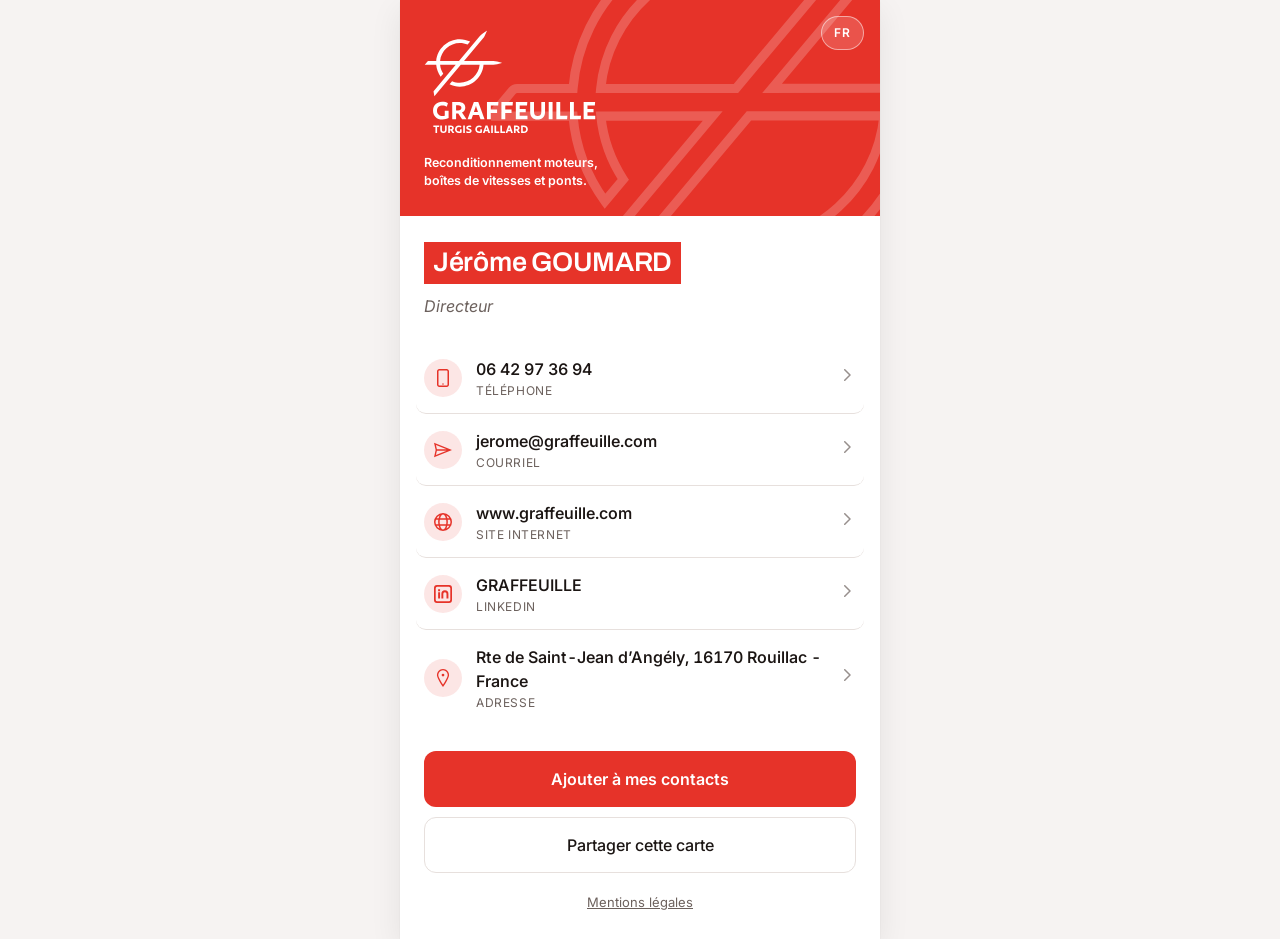
<file: index.html>
<!doctype html>
<html lang="fr">
<head>
<meta charset="utf-8">
<meta name="viewport" content="width=device-width, initial-scale=1, viewport-fit=cover">
<meta http-equiv="Content-Security-Policy" content="default-src 'none'; script-src 'self'; style-src 'self'; font-src 'self'; img-src 'self'; connect-src 'self'; base-uri 'none'; form-action 'none'; upgrade-insecure-requests">
<title>Carte de visite GRAFFEUILLE</title>
<meta name="description" content="Coordonnées professionnelles de l’équipe GRAFFEUILLE / Turgis Gaillard, reconditionnement de moteurs, boîtes de vitesses et ponts.">
<meta name="referrer" content="no-referrer">
<meta property="og:type" content="profile">
<meta property="og:site_name" content="GRAFFEUILLE">
<meta property="og:title" content="Carte de visite GRAFFEUILLE">
<meta property="og:description" content="Coordonnées professionnelles de l’équipe GRAFFEUILLE / Turgis Gaillard, reconditionnement de moteurs, boîtes de vitesses et ponts.">
<meta property="og:image" content="https://graffeuille.github.io/CDV/assets/img/partage.png">
<meta property="og:image:width" content="1200">
<meta property="og:image:height" content="630">
<meta property="og:locale" content="fr_FR">
<meta property="og:locale:alternate" content="en_GB">
<meta name="twitter:card" content="summary_large_image">
<meta name="theme-color" content="#e63329">
<meta name="robots" content="noindex">
<link rel="icon" href="assets/img/favicon.svg" type="image/svg+xml">
<link rel="stylesheet" href="assets/css/fonts.css">
<link rel="stylesheet" href="assets/css/carte.css">
</head>
<body>
<!-- Entrée de secours : affiche le dossier écrit après le #. -->
<script src="assets/js/i18n.js"></script>
<script src="assets/js/icons.js"></script>
<script src="assets/js/logo.js"></script>
<script src="assets/js/contact.js"></script>
<script src="assets/js/carte.js"></script>
</body>
</html>
</file>
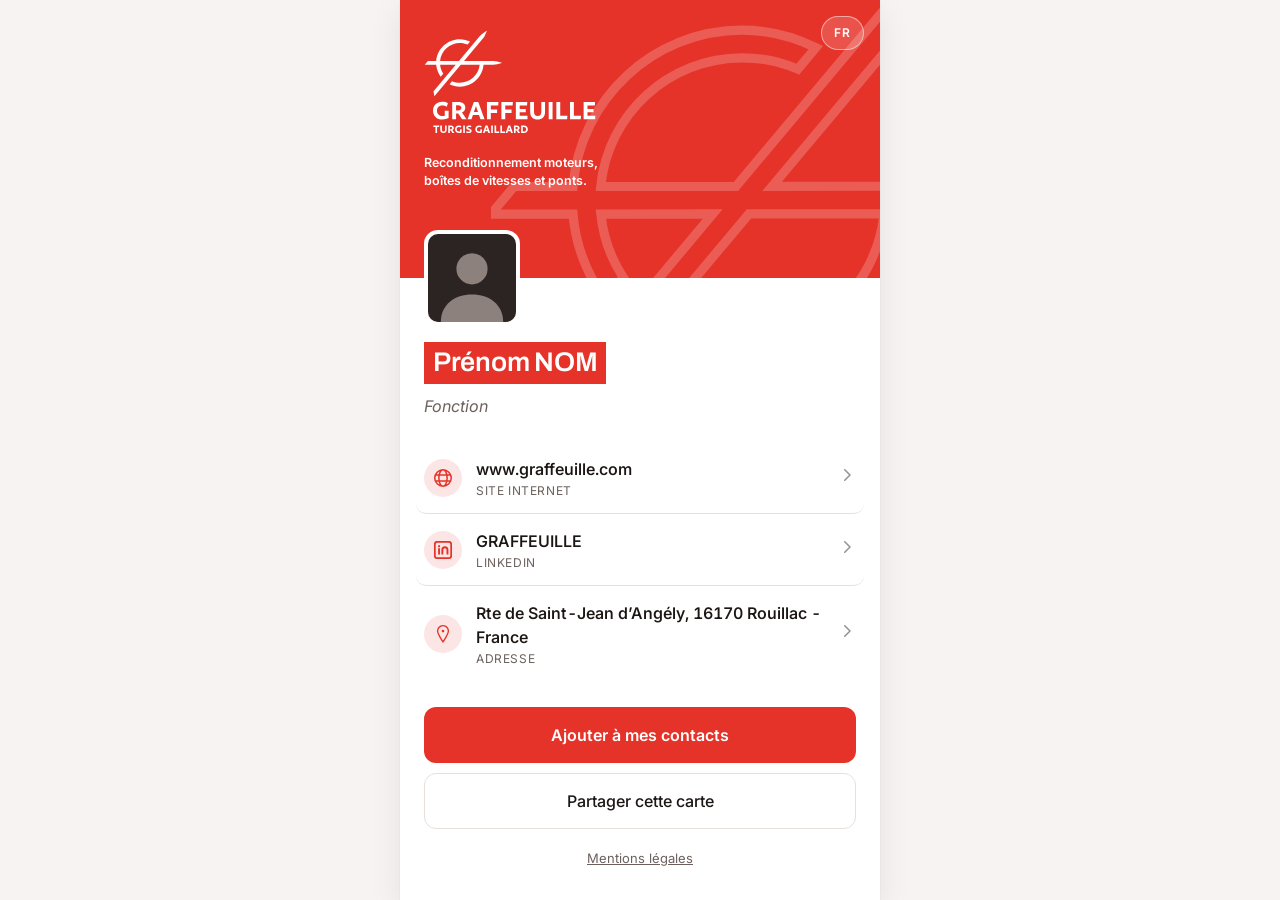
<file: equipe/_modele/index.html>
<!doctype html>
<html lang="fr">
<head>
<meta charset="utf-8">
<meta name="viewport" content="width=device-width, initial-scale=1, viewport-fit=cover">
<meta http-equiv="Content-Security-Policy" content="default-src 'none'; script-src 'self'; style-src 'self'; font-src 'self'; img-src 'self'; connect-src 'self'; base-uri 'none'; form-action 'none'; upgrade-insecure-requests">
<title>Carte de visite GRAFFEUILLE</title>
<meta name="description" content="Coordonnées professionnelles de l’équipe GRAFFEUILLE / Turgis Gaillard, reconditionnement de moteurs, boîtes de vitesses et ponts.">
<meta name="referrer" content="no-referrer">
<meta property="og:type" content="profile">
<meta property="og:site_name" content="GRAFFEUILLE">
<meta property="og:title" content="Carte de visite GRAFFEUILLE">
<meta property="og:description" content="Coordonnées professionnelles de l’équipe GRAFFEUILLE / Turgis Gaillard, reconditionnement de moteurs, boîtes de vitesses et ponts.">
<meta property="og:image" content="https://graffeuille.github.io/CDV/assets/img/partage.png">
<meta property="og:image:width" content="1200">
<meta property="og:image:height" content="630">
<meta property="og:locale" content="fr_FR">
<meta property="og:locale:alternate" content="en_GB">
<meta name="twitter:card" content="summary_large_image">
<meta name="theme-color" content="#e63329">
<meta name="robots" content="noindex">
<link rel="icon" href="../../assets/img/favicon.svg" type="image/svg+xml">
<link rel="stylesheet" href="../../assets/css/fonts.css">
<link rel="stylesheet" href="../../assets/css/carte.css">
</head>
<body data-carte="carte.json">
<!-- Identique dans tous les dossiers. Pour ajouter quelqu'un, dupliquer
     _modele, le renommer, et remplacer carte.json. -->
<script src="../../assets/js/i18n.js"></script>
<script src="../../assets/js/icons.js"></script>
<script src="../../assets/js/logo.js"></script>
<script src="../../assets/js/contact.js"></script>
<script src="../../assets/js/carte.js"></script>
</body>
</html>
</file>
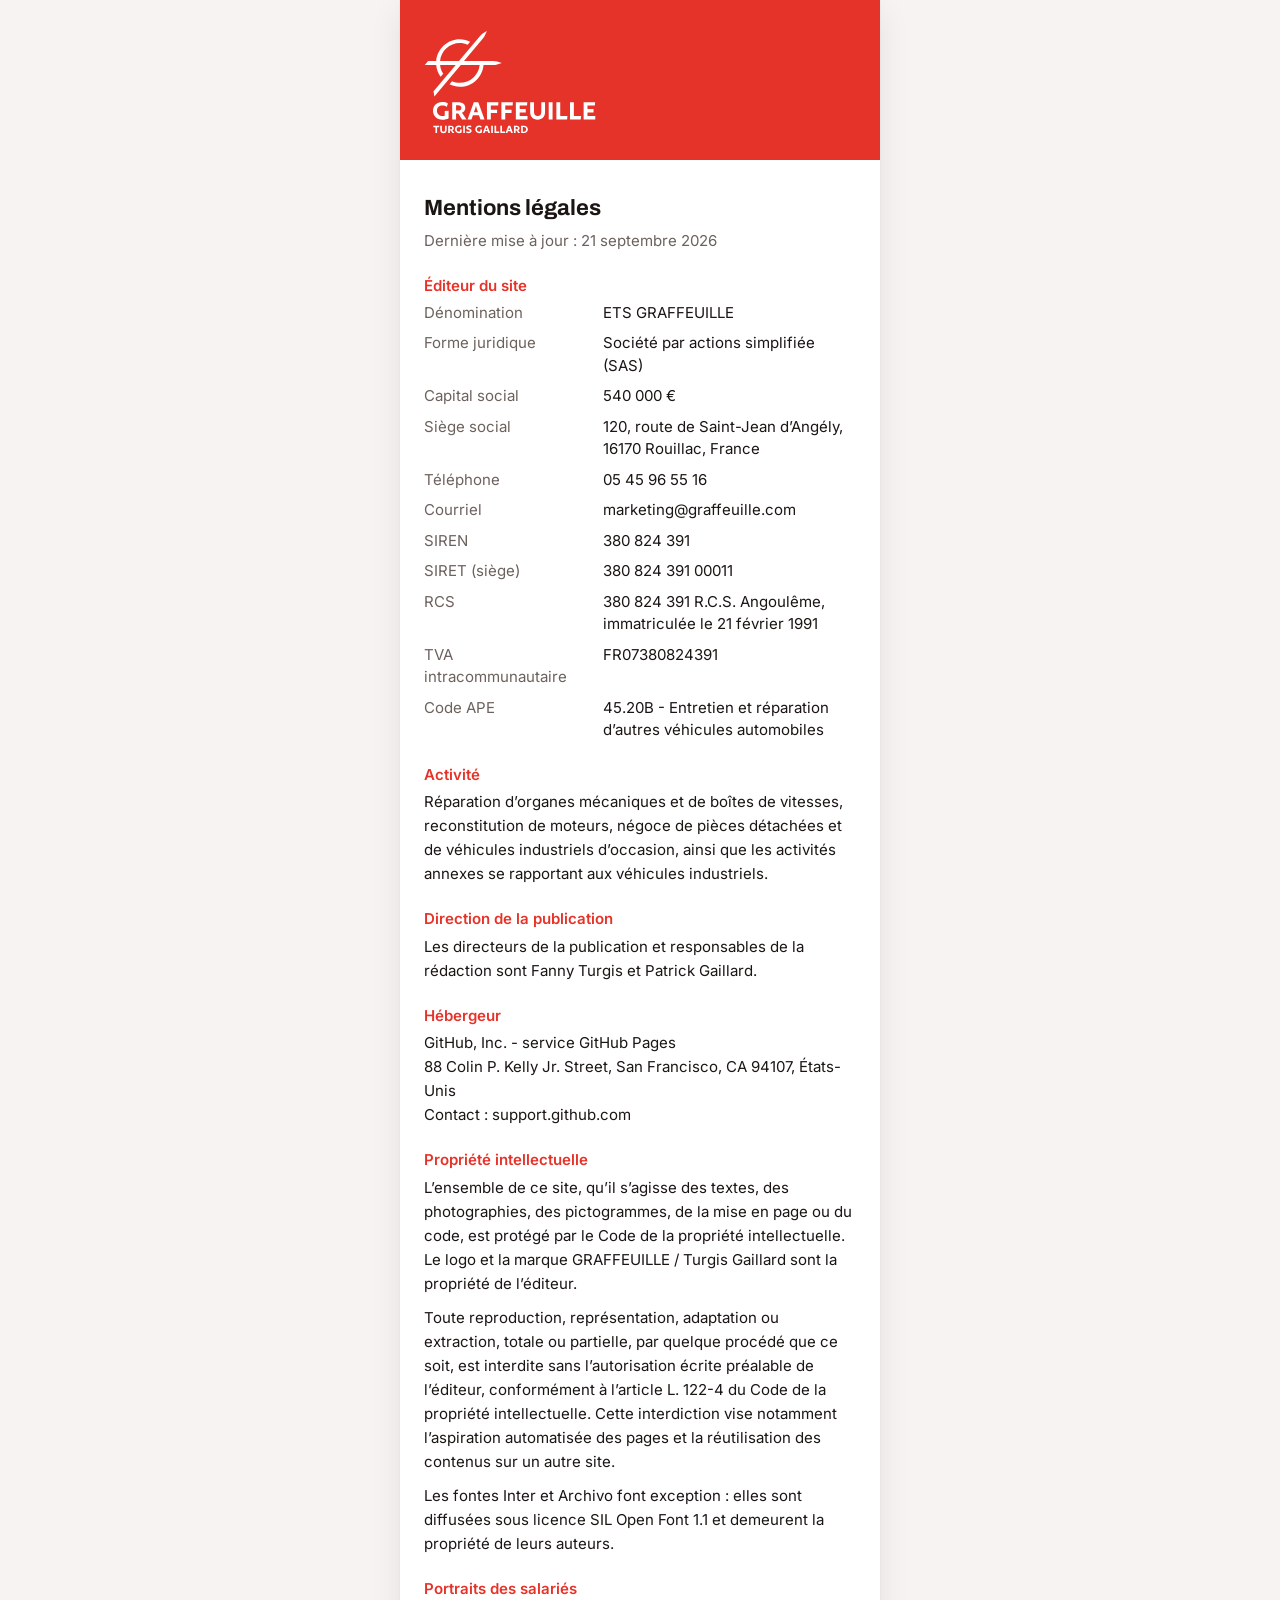
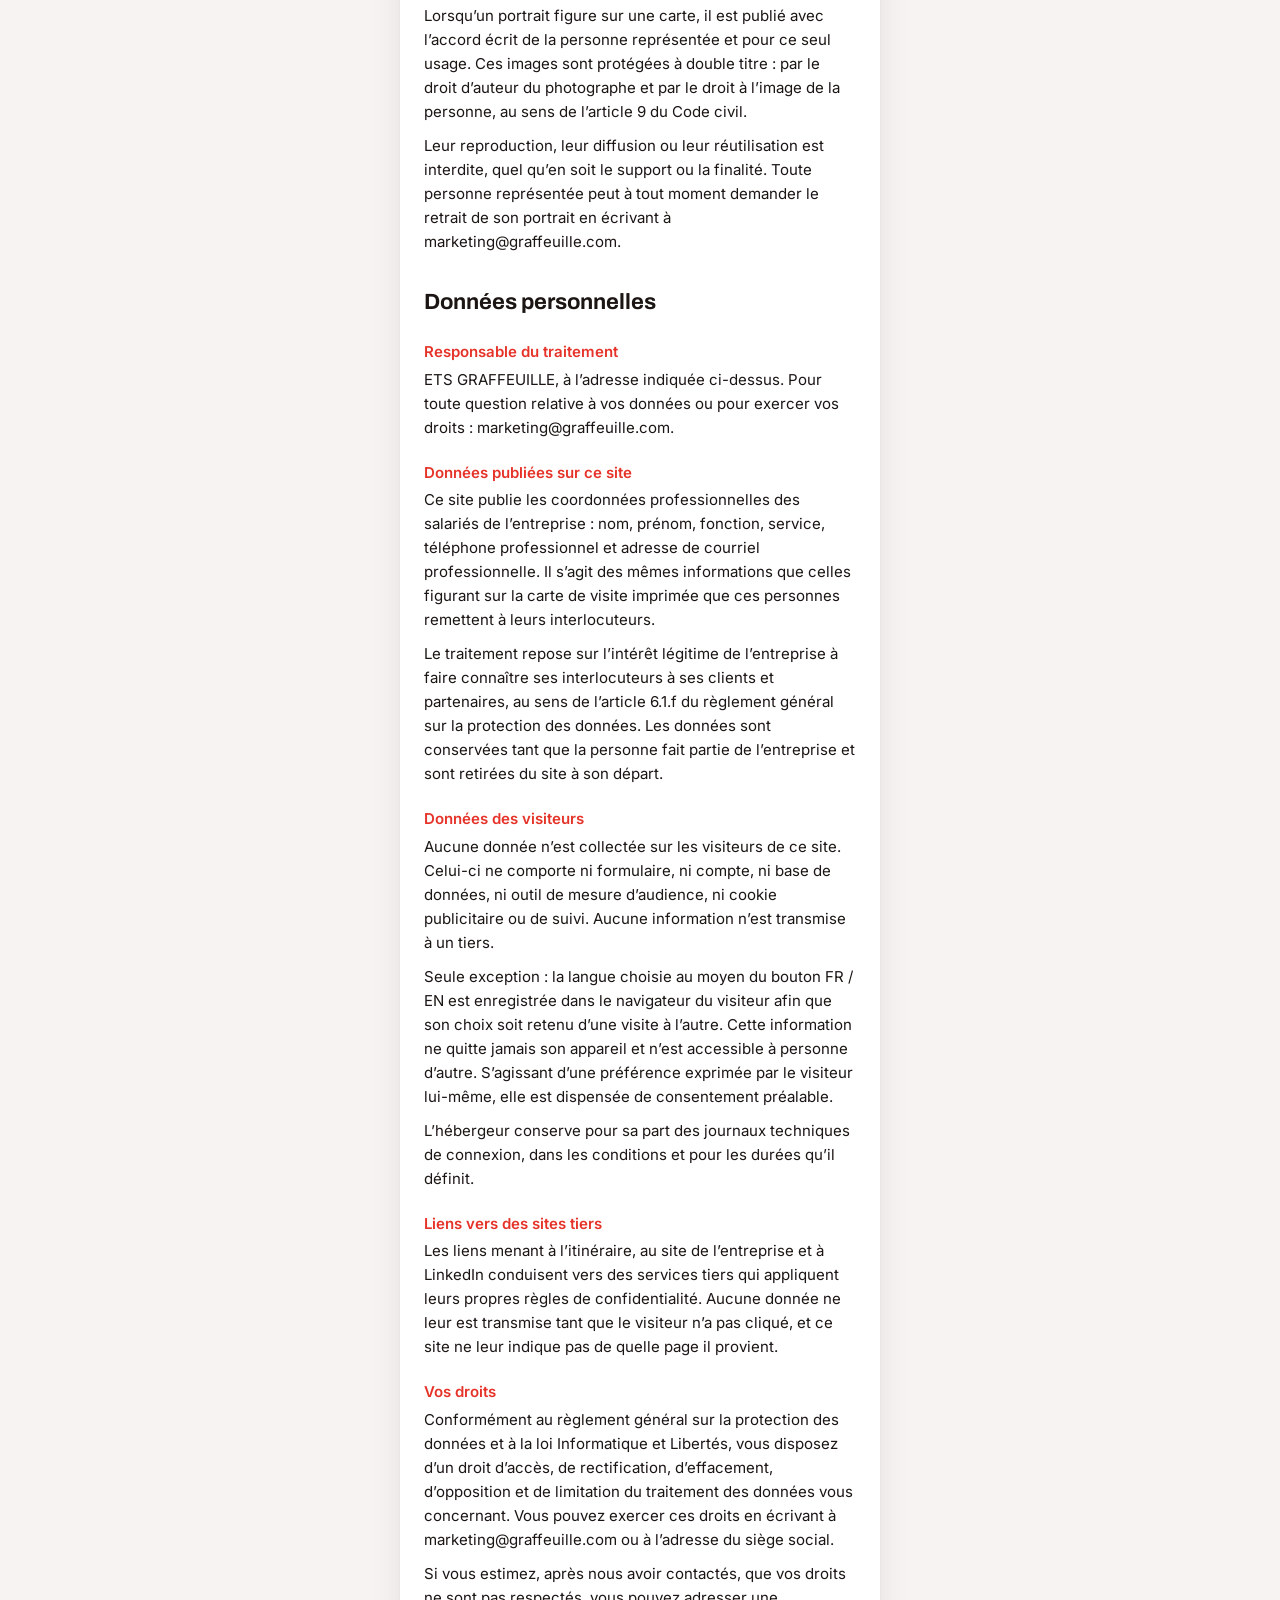
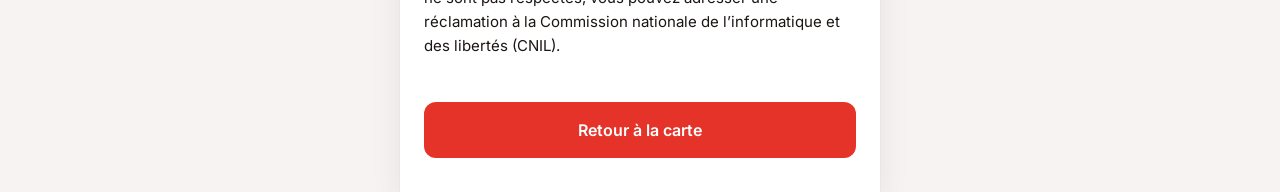
<file: mentions-legales.html>
<!doctype html>
<html lang="fr">
<head>
<meta charset="utf-8">
<meta name="viewport" content="width=device-width, initial-scale=1, viewport-fit=cover">
<meta http-equiv="Content-Security-Policy" content="default-src 'none'; style-src 'self'; font-src 'self'; img-src 'self'; base-uri 'none'; form-action 'none'; upgrade-insecure-requests">
<meta name="referrer" content="no-referrer">
<title>Mentions légales - GRAFFEUILLE</title>
<meta name="description" content="Mentions légales et politique de confidentialité des cartes de visite GRAFFEUILLE.">
<meta name="robots" content="noindex">
<link rel="icon" href="assets/img/favicon.svg" type="image/svg+xml">
<link rel="stylesheet" href="assets/css/fonts.css">
<link rel="stylesheet" href="assets/css/carte.css">
</head>
<body>
<main class="sheet">
  <header class="crest">
    <img class="crest-logo" src="assets/img/logo-graffeuille-blanc.svg"
         alt="GRAFFEUILLE Turgis Gaillard" width="172" height="104">
  </header>

  <section class="legal">
    <h1>Mentions légales</h1>
    <p class="legal-date">Dernière mise à jour : 21 septembre 2026</p>

    <h2>Éditeur du site</h2>
    <dl class="legal-list">
      <dt>Dénomination</dt><dd>ETS GRAFFEUILLE</dd>
      <dt>Forme juridique</dt><dd>Société par actions simplifiée (SAS)</dd>
      <dt>Capital social</dt><dd>540 000 €</dd>
      <dt>Siège social</dt><dd>120, route de Saint-Jean d’Angély, 16170 Rouillac, France</dd>
      <dt>Téléphone</dt><dd>05 45 96 55 16</dd>
      <dt>Courriel</dt><dd>marketing@graffeuille.com</dd>
      <dt>SIREN</dt><dd>380 824 391</dd>
      <dt>SIRET (siège)</dt><dd>380 824 391 00011</dd>
      <dt>RCS</dt><dd>380 824 391 R.C.S. Angoulême, immatriculée le 21 février 1991</dd>
      <dt>TVA intracommunautaire</dt><dd>FR07380824391</dd>
      <dt>Code APE</dt><dd>45.20B - Entretien et réparation d’autres véhicules automobiles</dd>
    </dl>

    <h2>Activité</h2>
    <p>
      Réparation d’organes mécaniques et de boîtes de vitesses, reconstitution de
      moteurs, négoce de pièces détachées et de véhicules industriels d’occasion,
      ainsi que les activités annexes se rapportant aux véhicules industriels.
    </p>

    <h2>Direction de la publication</h2>
    <p>
      Les directeurs de la publication et responsables de la rédaction sont
      Fanny Turgis et Patrick Gaillard.
    </p>

    <h2>Hébergeur</h2>
    <p>
      GitHub, Inc. - service GitHub Pages<br>
      88 Colin P. Kelly Jr. Street, San Francisco, CA 94107, États-Unis<br>
      Contact : support.github.com
    </p>

    <h2>Propriété intellectuelle</h2>
    <p>
      L’ensemble de ce site, qu’il s’agisse des textes, des photographies, des
      pictogrammes, de la mise en page ou du code, est protégé par le Code de la
      propriété intellectuelle. Le logo et la marque GRAFFEUILLE / Turgis
      Gaillard sont la propriété de l’éditeur.
    </p>
    <p>
      Toute reproduction, représentation, adaptation ou extraction, totale ou
      partielle, par quelque procédé que ce soit, est interdite sans
      l’autorisation écrite préalable de l’éditeur, conformément à
      <span class="nowrap">l’article L. 122-4</span> du Code de la propriété intellectuelle. Cette interdiction vise
      notamment l’aspiration automatisée des pages et la réutilisation des
      contenus sur un autre site.
    </p>
    <p>
      Les fontes Inter et Archivo font exception : elles sont diffusées sous
      licence SIL Open Font 1.1 et demeurent la propriété de leurs auteurs.
    </p>

    <h2>Portraits des salariés</h2>
    <p>
      Lorsqu’un portrait figure sur une carte, il est publié avec l’accord écrit
      de la personne représentée et pour ce seul usage. Ces images sont
      protégées à double titre : par le droit d’auteur du photographe et par le
      droit à l’image de la personne, au sens de
      <span class="nowrap">l’article 9</span> du Code civil.
    </p>
    <p>
      Leur reproduction, leur diffusion ou leur réutilisation est interdite,
      quel qu’en soit le support ou la finalité. Toute personne représentée peut
      à tout moment demander le retrait de son portrait en écrivant à
      marketing@graffeuille.com.
    </p>

    <h2 class="legal-part" id="donnees">Données personnelles</h2>

    <h2>Responsable du traitement</h2>
    <p>
      ETS GRAFFEUILLE, à l’adresse indiquée ci-dessus. Pour toute question
      relative à vos données ou pour exercer vos droits :
      marketing@graffeuille.com.
    </p>

    <h2>Données publiées sur ce site</h2>
    <p>
      Ce site publie les coordonnées professionnelles des salariés de
      l’entreprise : nom, prénom, fonction, service, téléphone professionnel et
      adresse de courriel professionnelle. Il s’agit des mêmes informations que
      celles figurant sur la carte de visite imprimée que ces personnes
      remettent à leurs interlocuteurs.
    </p>
    <p>
      Le traitement repose sur l’intérêt légitime de l’entreprise à faire
      connaître ses interlocuteurs à ses clients et partenaires, au sens de
      l’article 6.1.f du règlement général sur la protection des données. Les
      données sont conservées tant que la personne fait partie de l’entreprise
      et sont retirées du site à son départ.
    </p>

    <h2>Données des visiteurs</h2>
    <p>
      Aucune donnée n’est collectée sur les visiteurs de ce site. Celui-ci ne
      comporte ni formulaire, ni compte, ni base de données, ni outil de mesure
      d’audience, ni cookie publicitaire ou de suivi. Aucune information n’est
      transmise à un tiers.
    </p>
    <p>
      Seule exception : la langue choisie au moyen du bouton FR / EN est
      enregistrée dans le navigateur du visiteur afin que son choix soit retenu
      d’une visite à l’autre. Cette information ne quitte jamais son appareil et
      n’est accessible à personne d’autre. S’agissant d’une préférence exprimée
      par le visiteur lui-même, elle est dispensée de consentement préalable.
    </p>
    <p>
      L’hébergeur conserve pour sa part des journaux techniques de connexion,
      dans les conditions et pour les durées qu’il définit.
    </p>

    <h2>Liens vers des sites tiers</h2>
    <p>
      Les liens menant à l’itinéraire, au site de l’entreprise et à LinkedIn
      conduisent vers des services tiers qui appliquent leurs propres règles de
      confidentialité. Aucune donnée ne leur est transmise tant que le visiteur
      n’a pas cliqué, et ce site ne leur indique pas de quelle page il provient.
    </p>

    <h2>Vos droits</h2>
    <p>
      Conformément au règlement général sur la protection des données et à la
      loi Informatique et Libertés, vous disposez d’un droit d’accès, de
      rectification, d’effacement, d’opposition et de limitation du traitement
      des données vous concernant. Vous pouvez exercer ces droits en écrivant à
      marketing@graffeuille.com ou à l’adresse du siège social.
    </p>
    <p>
      Si vous estimez, après nous avoir contactés, que vos droits ne sont pas
      respectés, vous pouvez adresser une réclamation à la Commission nationale
      de l’informatique et des libertés (CNIL).
    </p>
  </section>

  <div class="actions">
    <a class="cta" href="./">Retour à la carte</a>
  </div>
</main>
</body>
</html>
</file>
<file: assets/css/fonts.css>
/* Fontes servies par le site. Inter et Archivo, licence SIL OFL 1.1.
 * Ce sont des fontes variables : un seul fichier couvre toute la plage de
 * graisses, il ne faut donc pas le déclarer une fois par graisse. */

/* Inter : le texte courant. */
@font-face {
  font-family: 'Inter';
  font-style: normal;
  font-weight: 400 600;
  font-display: swap;
  src: url(../fonts/inter.woff2) format('woff2');
  unicode-range: U+0000-00FF, U+0131, U+0152-0153, U+02BB-02BC, U+02C6, U+02DA, U+02DC, U+0304, U+0308, U+0329, U+2000-206F, U+20AC, U+2122, U+2191, U+2193, U+2212, U+2215, U+FEFF, U+FFFD;
}

@font-face {
  font-family: 'Inter';
  font-style: italic;
  font-weight: 400;
  font-display: swap;
  src: url(../fonts/inter-italic.woff2) format('woff2');
  unicode-range: U+0000-00FF, U+0131, U+0152-0153, U+02BB-02BC, U+02C6, U+02DA, U+02DC, U+0304, U+0308, U+0329, U+2000-206F, U+20AC, U+2122, U+2191, U+2193, U+2212, U+2215, U+FEFF, U+FFFD;
}

/* Archivo : le nom et les titres. */
@font-face {
  font-family: 'Archivo';
  font-style: normal;
  font-weight: 400 700;
  font-display: swap;
  src: url(../fonts/archivo.woff2) format('woff2');
  unicode-range: U+0000-00FF, U+0131, U+0152-0153, U+02BB-02BC, U+02C6, U+02DA, U+02DC, U+0304, U+0308, U+0329, U+2000-206F, U+20AC, U+2122, U+2191, U+2193, U+2212, U+2215, U+FEFF, U+FFFD;
}
</file>
<file: assets/css/carte.css>
/* La carte de visite en ligne. */

:root {
  color-scheme: light;
  --accent: #e63329;
  --accent-deep: #b81f17;
  --on-accent: #ffffff;

  /* Neutres tirés vers le rouge de la marque. */
  --ground: #f6f3f2;
  --surface: #ffffff;
  --surface-2: #faf8f7;
  --ink: #1b1513;
  --ink-muted: #6c615d;
  --hairline: #e7e0dd;
  --lift: 0 1px 2px rgba(27, 21, 19, .05), 0 10px 30px rgba(27, 21, 19, .08);
}

@media (prefers-color-scheme: dark) {
  :root:not([data-theme="light"]) {
    color-scheme: dark;
    --ground: #141110;
    --surface: #1e1a19;
    --surface-2: #262120;
    --ink: #f5f1ef;
    --ink-muted: #a49b97;
    --hairline: #322b29;
    --lift: 0 1px 2px rgba(0, 0, 0, .5), 0 10px 30px rgba(0, 0, 0, .45);
  }
}

:root[data-theme="dark"] {
  color-scheme: dark;
  --ground: #141110;
  --surface: #1e1a19;
  --surface-2: #262120;
  --ink: #f5f1ef;
  --ink-muted: #a49b97;
  --hairline: #322b29;
  --lift: 0 1px 2px rgba(0, 0, 0, .5), 0 10px 30px rgba(0, 0, 0, .45);
}

* { box-sizing: border-box; }

/* .sheet impose un display : sans ceci, hidden reste sans effet. */
[hidden] { display: none !important; }

body {
  margin: 0;
  background: var(--ground);
  color: var(--ink);
  font: 16px/1.5 'Inter', -apple-system, BlinkMacSystemFont, 'Segoe UI', Roboto, Helvetica, Arial, sans-serif;
  -webkit-font-smoothing: antialiased;
  text-rendering: optimizeLegibility;
}

.sheet {
  max-width: 480px;
  margin: 0 auto;
  min-height: 100vh;
  background: var(--surface);
  box-shadow: var(--lift);
  display: flex;
  flex-direction: column;
}

/* ----------------------------------------------------------------- bandeau */

.crest {
  position: relative;
  overflow: hidden;
  background: var(--accent);
  color: var(--on-accent);
  padding: 30px 24px 26px;
}

/* Réserve en pied : le portrait remonte dans le bandeau. */
.with-portrait .crest { padding-bottom: 88px; }

.crest-watermark {
  position: absolute;
  right: -34%;
  bottom: -58%;
  width: 115%;
  opacity: .2;
  pointer-events: none;
}

.crest-logo { position: relative; display: block; width: 172px; max-width: 62%; }

.crest-pitch {
  position: relative;
  margin: 20px 0 0;
  max-width: 30ch;
  font-size: 12.5px;
  font-weight: 600;
  line-height: 1.45;
  color: var(--on-accent);
  white-space: pre-line;
}

/* Le sélecteur de langue, en haut à droite du bandeau. */
.lang {
  position: absolute;
  top: 16px;
  right: 16px;
  z-index: 2;
  font: inherit;
  font-size: 12px;
  font-weight: 600;
  letter-spacing: .07em;
  color: var(--on-accent);
  background: rgba(255, 255, 255, .16);
  border: 1px solid rgba(255, 255, 255, .5);
  border-radius: 999px;
  padding: 7px 12px;
  cursor: pointer;
  transition: background .12s;
}
.lang:hover { background: rgba(255, 255, 255, .3); }
.lang:active { transform: translateY(1px); }

/* ---------------------------------------------------------------- identité */

.identity { padding: 26px 24px 4px; }

/* Portrait : il chevauche le bandeau. */
.portrait {
  display: block;
  /* Sans contexte propre, il passerait sous le bandeau. */
  position: relative;
  z-index: 1;
  width: 96px; height: 96px;
  margin: -74px 0 16px;
  border-radius: 14px;
  border: 4px solid var(--surface);
  background: var(--surface-2);
  object-fit: cover;
}

.name {
  display: inline-block;
  margin: 0;
  padding: 5px 9px 6px;
  background: var(--accent);
  color: var(--on-accent);
  font-family: 'Archivo', 'Inter', Helvetica, Arial, sans-serif;
  font-size: clamp(21px, 6.4vw, 27px);
  font-weight: 600;
  line-height: 1.15;
  letter-spacing: -.01em;
  text-wrap: balance;
}

.department {
  margin: 3px 0 0;
  font-size: 14px;
  color: var(--ink-muted);
}

.role {
  margin: 12px 0 0;
  font-size: 16px;
  font-style: italic;
  line-height: 1.35;
  color: var(--ink-muted);
  /* Les fonctions tiennent parfois sur deux lignes. */
  white-space: pre-line;
}

/* --------------------------------------------------------------- contacts */

.links {
  display: flex;
  flex-direction: column;
  padding: 22px 16px 0;
  gap: 2px;
}

.link {
  display: flex;
  align-items: center;
  gap: 14px;
  padding: 13px 8px;
  border-radius: 10px;
  color: inherit;
  text-decoration: none;
  border-bottom: 1px solid var(--hairline);
  transition: background .12s;
}
.link:last-child { border-bottom: 0; }
.link:hover { background: var(--surface-2); }
.link:active { background: var(--hairline); }

.link .ico {
  flex: 0 0 auto;
  display: grid;
  place-items: center;
  width: 38px; height: 38px;
  border-radius: 50%;
  background: color-mix(in srgb, var(--accent) 12%, transparent);
  color: var(--accent);
}

.link .body { flex: 1 1 auto; min-width: 0; }

.link .value {
  display: block;
  font-size: 16px;
  font-weight: 550;
  overflow-wrap: anywhere;
  font-variant-numeric: tabular-nums;
}

.link .label {
  display: block;
  margin-top: 1px;
  font-size: 12px;
  letter-spacing: .05em;
  text-transform: uppercase;
  color: var(--ink-muted);
}

.link .chev { flex: 0 0 auto; color: var(--ink-muted); opacity: .7; }

/* -------------------------------------------------------------- actions */

.actions {
  display: flex;
  flex-direction: column;
  gap: 10px;
  padding: 26px 24px 34px;
}

.cta, .secondary {
  font: inherit;
  display: flex;
  align-items: center;
  justify-content: center;
  gap: 9px;
  width: 100%;
  padding: 15px 18px;
  border-radius: 12px;
  font-size: 16px;
  font-weight: 600;
  text-decoration: none;
  cursor: pointer;
  border: 1px solid transparent;
  transition: background .12s, border-color .12s, transform .06s;
}

.cta { background: var(--accent); color: var(--on-accent); }
.cta:hover { background: var(--accent-deep); }
.cta:active { transform: translateY(1px); }

.secondary {
  background: transparent;
  color: var(--ink);
  border-color: var(--hairline);
  font-weight: 500;
}
.secondary:hover { background: var(--surface-2); }

:focus-visible { outline: 2px solid var(--accent); outline-offset: 3px; }

.toast {
  position: fixed;
  left: 50%;
  bottom: 22px;
  transform: translateX(-50%) translateY(10px);
  max-width: calc(100vw - 32px);
  background: var(--ink);
  color: var(--surface);
  font-size: 14px;
  padding: 11px 18px;
  border-radius: 999px;
  box-shadow: var(--lift);
  opacity: 0;
  pointer-events: none;
  transition: opacity .18s, transform .18s;
}
.toast.show { opacity: 1; transform: translateX(-50%) translateY(0); }

/* Le lien légal, discret sous les boutons. */
.legal-link { padding: 0 24px 26px; margin-top: -18px; text-align: center; }
.legal-link a { color: var(--ink-muted); font-size: 13px; text-decoration: underline; }
.legal-link a:hover { color: var(--ink); }

/* Pages de texte : mentions légales, page introuvable. */
.legal { padding: 32px 24px 8px; }
.legal h1 {
  font-family: 'Archivo', 'Inter', sans-serif;
  font-size: 22px;
  margin: 28px 0 4px;
}
.legal h1:first-child { margin-top: 0; }
.legal .legal-part {
  font-family: 'Archivo', 'Inter', sans-serif;
  font-size: 22px;
  color: var(--ink);
  margin: 32px 0 4px;
}
.legal h2 {
  font-size: 15px;
  margin: 22px 0 4px;
  color: var(--accent);
}
.legal p { margin: 0 0 10px; font-size: 15px; line-height: 1.6; }
.legal-date { color: var(--ink-muted); font-size: 13px; }
.legal .nowrap { white-space: nowrap; }

/* Les informations d'identification. Une grille plutôt qu'un flottant : un
 * terme sur deux lignes ne décale plus les lignes suivantes. */
.legal-list {
  display: grid;
  grid-template-columns: 11em 1fr;
  gap: 8px 14px;
  margin: 0 0 10px;
  font-size: 15px;
  line-height: 1.5;
}
.legal-list dt { color: var(--ink-muted); }
.legal-list dd { margin: 0; }

@media (max-width: 400px) {
  .legal-list { grid-template-columns: 1fr; gap: 0; }
  .legal-list dt { margin-top: 12px; font-size: 13px; }
  .legal-list dt:first-child { margin-top: 0; }
}
.legal-note { color: var(--ink-muted); font-size: 13px; }

.missing { padding: 40px 24px; }
.missing h1 { font-family: 'Archivo', 'Inter', sans-serif; font-size: 20px; margin: 0 0 8px; }
.missing p { margin: 0; color: var(--ink-muted); }
.missing p + p { margin-top: 14px; }

@media (prefers-reduced-motion: reduce) {
  * { transition: none !important; animation: none !important; }
}
</file>
